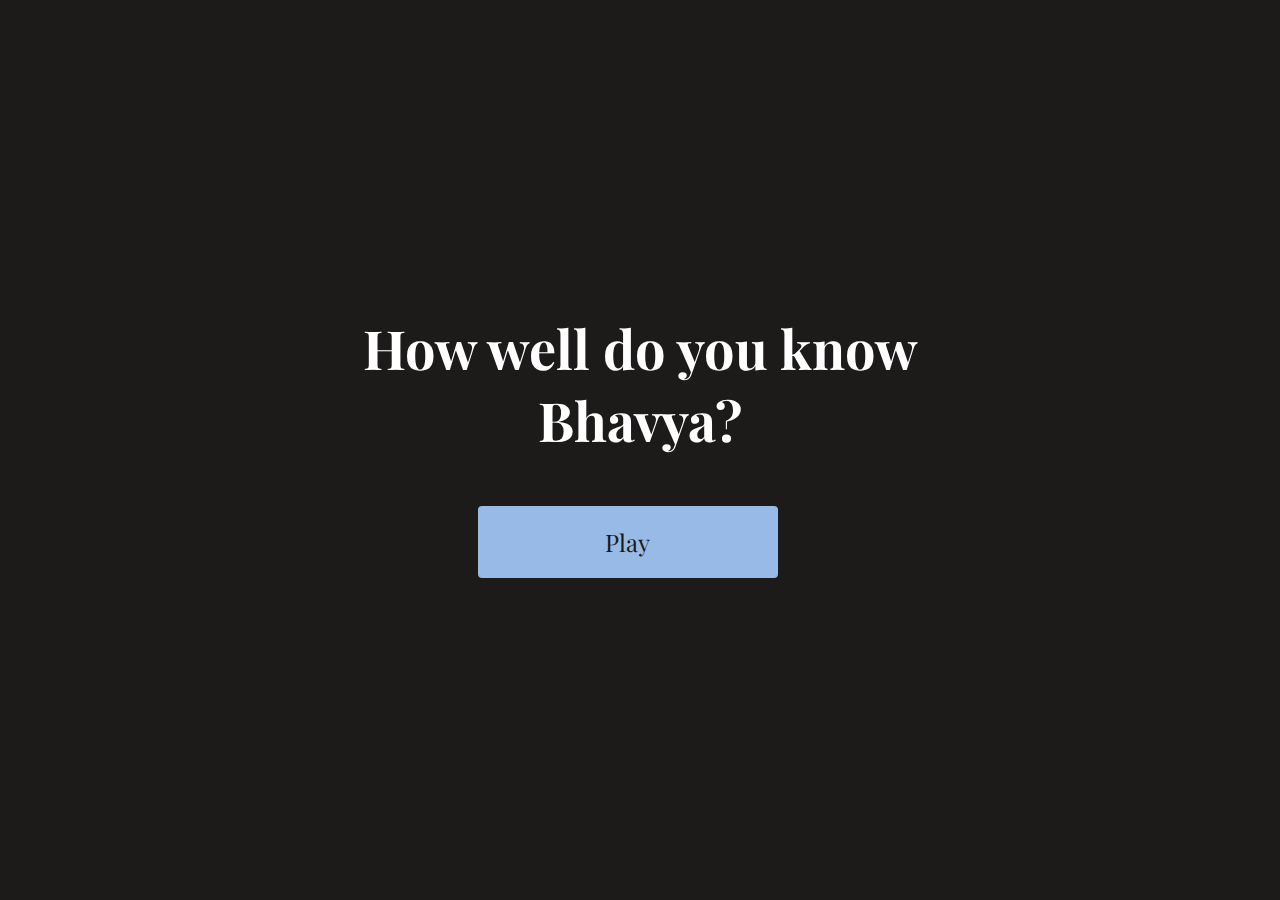
<file: index.html>
<!DOCTYPE html>
<html lang="en">
<head>
    <meta charset="UTF-8">
    <meta name="viewport" content="width=device-width, initial-scale=1.0">
    <title>Bhavya Quiz</title>
    <link rel="stylesheet" href="style.css">
    <link rel="stylesheet" href="https://use.fontawesome.com/releases/v5.13.1/css/all.css" integrity="sha384-xxzQGERXS00kBmZW/6qxqJPyxW3UR0BPsL4c8ILaIWXva5kFi7TxkIIaMiKtqV1Q" crossorigin="anonymous">
</head>
<body>
    <div class="container">
        <div id="home" class="flex-column flex-center">
            <h1>How well do you know Bhavya?</h1>
            <a href="game.html" class="btn">Play</a>
        </div>
    </div>
</body>
</html>
</file>
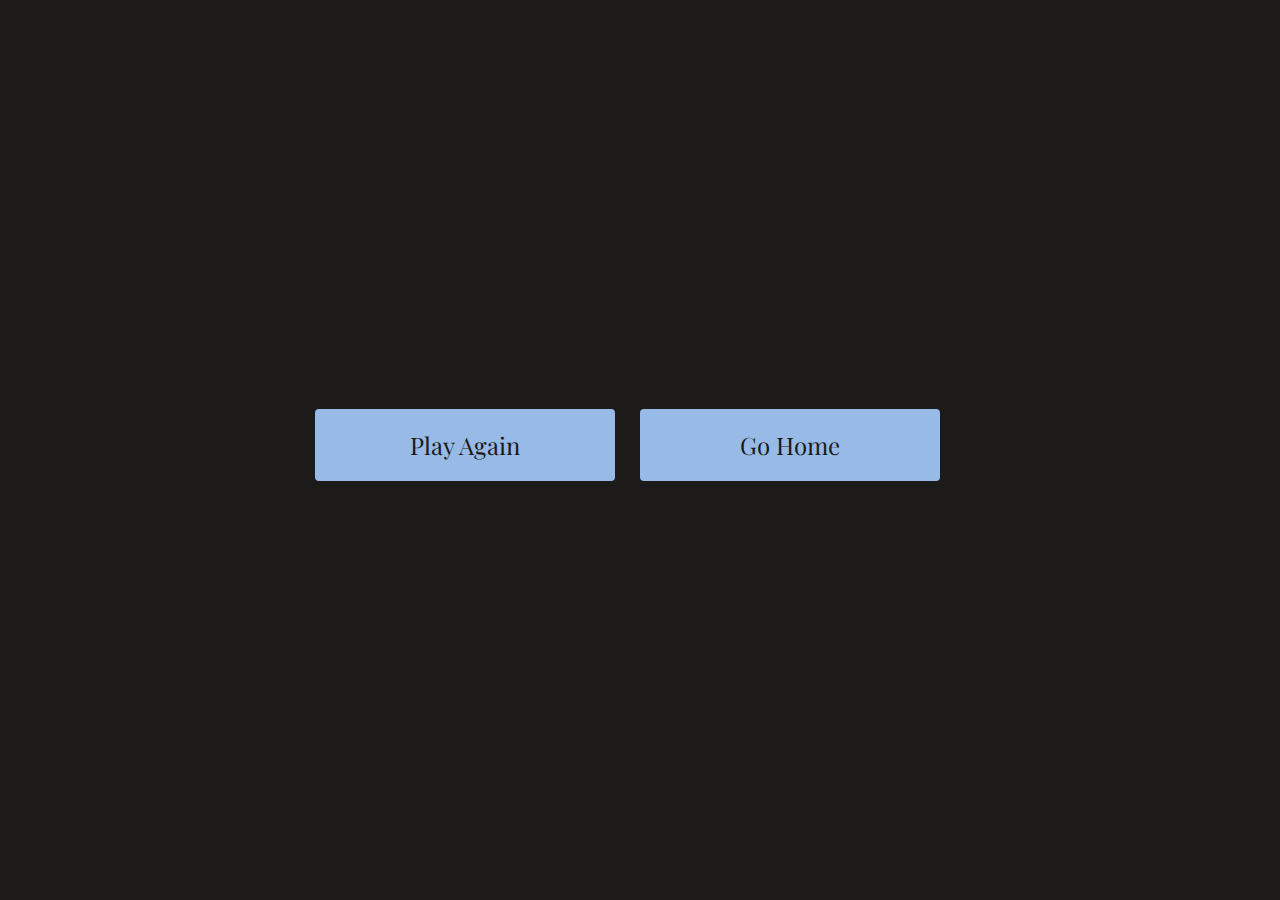
<file: end.html>
<!DOCTYPE html>
<html lang="en">
<head>
    <meta charset="UTF-8">
    <meta name="viewport" content="width=device-width, initial-scale=1.0">
    <title>Quiz</title>
    <link rel="stylesheet" href="style.css">
    <link rel="stylesheet" href="https://use.fontawesome.com/releases/v5.13.1/css/all.css" integrity="sha384-xxzQGERXS00kBmZW/6qxqJPyxW3UR0BPsL4c8ILaIWXva5kFi7TxkIIaMiKtqV1Q" crossorigin="anonymous">
</head>
<body>
    <div class="container">
        <!-- <div id="end" class="flex-center flex-column">
            <h1 id="finalScore">0</h1>
            <form class="end-form-container">
                <h2 id="end-text">Enter your name below to save your score!</h2>
                <input type="text" name="name" id="username" placeholder="Enter your name">
                <button class="btn" id="saveScoreBtn" type="submit" onclick="saveHighScore(event)" disabled>Save</button>
            </form> -->
            
            <a href="game.html" class="btn">Play Again</a>
            <a href="index.html" class="btn">Go Home<i class="fas fa-home"></i></a>
        </div>
    </div>
    <script src="end.js"></script>
</body>
</html>
</file>
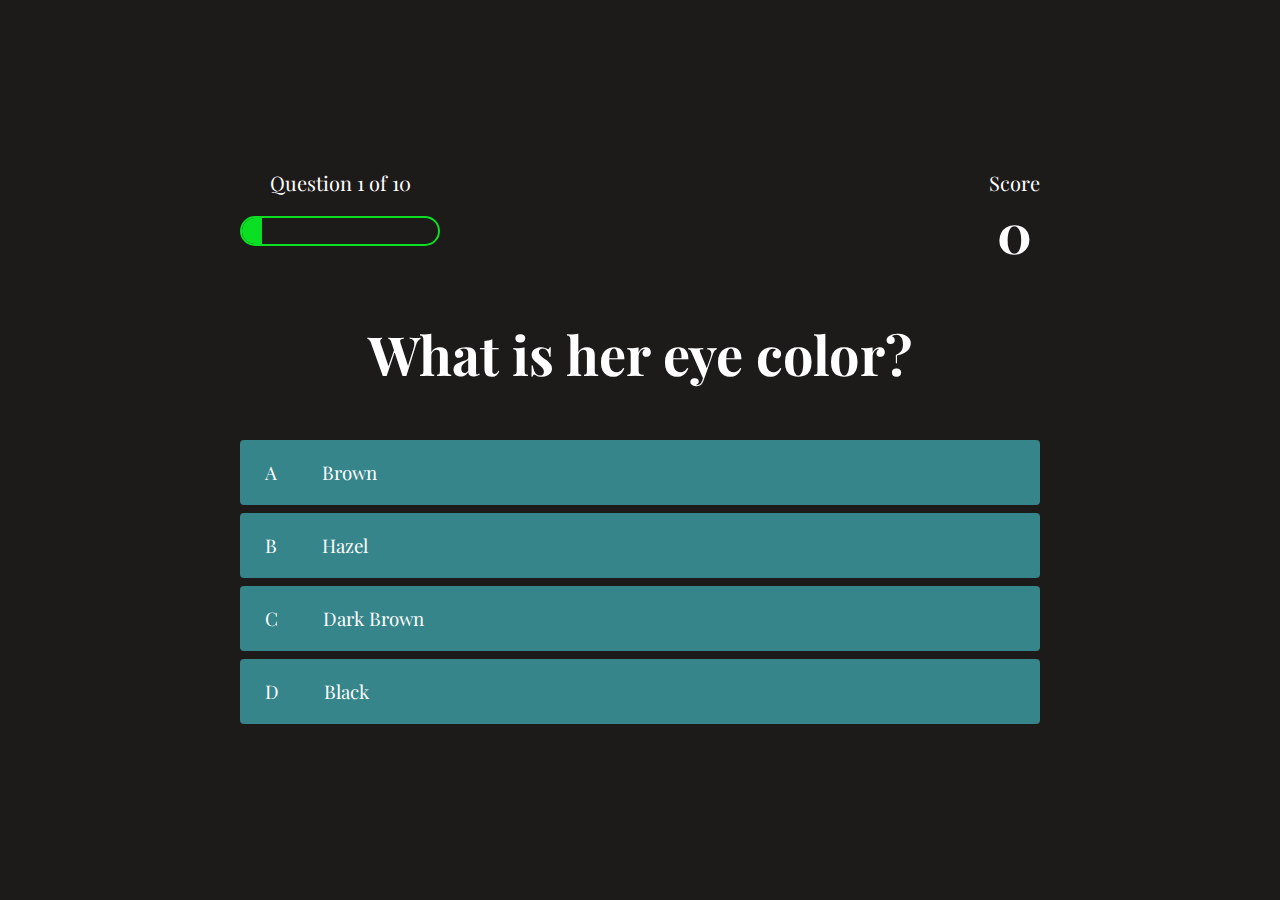
<file: game.html>
<!DOCTYPE html>
<html lang="en">
<head>
    <meta charset="UTF-8">
    <meta name="viewport" content="width=device-width, initial-scale=1.0">
    <title>Quiz</title>
    <link rel="stylesheet" href="style.css">
    <link rel="stylesheet" href="game.css">
</head>
<body>
    <div class="container">
        <div id="game" class="justify-center flex-column">
            <div id="hud">
                <div class="hud-item">
                    <p id="progressText" class="hud-prefix">
                        Question
                    </p>
                    <div id="progressBar">
                        <div id="progressBarFull"></div>
                    </div>
                </div>
                <div class="hud-item">
                    <p class="hud-prefix">
                        Score
                    </p>
                    <h1 class="hud-main-text" id="score">
                        0
                    </h1>
                </div>
            </div>
            <h1 id="question">What is the answer to this question</h1>
            <div class="choice-container">
                <p class="choice-prefix">A</p>
                <p class="choice-text" data-number="1">Choice</p>
            </div>
            <div class="choice-container">
                <p class="choice-prefix">B</p>
                <p class="choice-text" data-number="2">Choice 2</p>
            </div>
            <div class="choice-container">
                <p class="choice-prefix">C</p>
                <p class="choice-text" data-number="3">Choice 3</p>
            </div>
            <div class="choice-container">
                <p class="choice-prefix">D</p>
                <p class="choice-text" data-number="4">Choice 4</p>
            </div>
        </div>
    </div>
    <script src="game.js"></script>
</body>
</html>
</file>
<file: style.css>
@import url('https://fonts.googleapis.com/css2?family=Playfair+Display&display=swap');

:root {
    background-color: rgb(29, 26, 26)
}

* {
    box-sizing: border-box;
    margin: 0;
    padding: 0;
    font-size: 62.5%;
    /* font-family: 'Nova Square', cursive; */
    font-family: 'Playfair Display', serif;
}

h1 {
    font-size: 5.4rem;
    color: #fff;
    text-align: center;
    margin-bottom: 5rem;
}



h2 {
    font-size: 4.2rem;
    margin-bottom: 4rem;

}

.container {
    width: 100vw;
    height: 100vh;
    display: flex;
    justify-content: center;
    align-items: center;
    max-width: 80rem;
    margin: 0 auto;
    padding: 2rem;
}

.flex-column {
    display: flex;
    flex-direction: column;
}

.flex-center {
    justify-content: center;
    align-items: center;
}

.justify-center {
    justify-content: center;
}

.text-center {
    text-align: center;
}

.hidden {
    display: none;
}

.btn {
    font-size: 2.4rem;
    padding: 2rem 0;
    width: 30rem;
    text-align: center;
    margin-bottom: 1rem;
    margin-right: 2.5rem;
    text-decoration: none;
    color: rgb(28, 26, 26);
    background-color: #98BAE7;
    /* background: linear-gradient(90deg, rgb(18, 92, 255) 0%, rgb(0, 102, 255) 100%);
    background: linear-gradient(90deg, rgb(152, 186, 231) 100%); */
    border-radius: 4px;
}

.btn:hover {
    cursor: pointer;
    box-shadow: 0 0.4rem 1.4rem 0 rgba(8, 114, 244, 0.6);
    transition: transform 150ms;
    transform: scale(1.03);
}

.btn[disabled]:hover {
    cursor: not-allowed;
    box-shadow: none;
    transform: none;
}

#highscore-btn {
    background: linear-gradient(90deg, rgb(255, 247, 9) 0%, rgb(240, 221, 6) 100%);
}

#highscore-btn:hover {
    box-shadow: 0 0.4rem 1.4rem 0 rgba(255,255,0,0.5)
}

.fa-crown {
    font-size: 2.5rem;
    margin-left: 1rem;
}

/* End Page CSS */
.end-form-container {
    width: 100%;
    display: flex;
    flex-direction: column;
    align-items: center;
    max-width: 30rem;
}

/* input {
    margin-bottom: 1rem;
    width: 20rem;
    padding: 1.5rem;
    font-size: 1.8rem;
    border: none;
    box-shadow: 0 0.1rem 1.4rem 0 rgba(86, 185, 235, 0.5);
}

input::placeholder {
    color: #aaa;
}

#username {
    margin-bottom: 3rem;
    width: 100%;
    outline: none;
}

#end-text {
    font-size: 2.4rem;
    color: #fff;
    text-align: center;
}

#saveScoreBtn {
    border: none;
}

.fa-home {
    margin-left: 1rem;
    font-size: 2rem;
    color: rgb(28, 26, 26)
} */
</file>
<file: game.css>
body {
    color: white;
}

.choice-container {
    display: flex;
    margin-bottom: 0.8rem;
    width: 100%;
    border-radius: 4px;
    /* background: rgb(18, 93, 255); */
    background: #35858B;
    font-size: 3rem;
    min-width: 80rem;
}

.choice-container:hover {
    cursor: pointer;
    /* box-shadow: 0 0.4rem 1.4rem 0 rgba(6, 103, 247, 0.5); */
    /* box-shadow: 0 0.4rem 1.4rem 0 powderblue; */
    transform: scale(1.02);
    transform: transform 100ms;
}

.choice-prefix {
    padding: 2rem 2.5rem;
    color: white;
}

.choice-text {
    padding: 2rem;
    width: 100%;
}

.correct {
    background: linear-gradient(32deg, rgba(11, 223, 36) 0%, rgb(41, 232, 111) 100%);
}

.incorrect {
    background: linear-gradient(32deg, rgba(230, 29, 29, 1) 0%, rgb(224, 11, 11, 1) 100%);
}

/* Heads up Display */
#hud {
    display: flex;
    justify-content: space-between;
}

.hud-prefix {
    text-align: center;
    font-size: 2rem;
}

.hud-main-text {
    text-align: center;
}

#progressBar {
    width: 20rem;
    height: 3rem;
    border: 0.2rem solid rgb(11,223,36);
    margin-top: 2rem;
    border-radius: 50px;
    overflow: hidden;
}

#progressBarFull {
    height: 100%;
    background: rgb(11,223,36);
    width: 0%;
}

@media screen and (max-width: 768px) {
    .choice-container {
        min-width: 40rem;
    }
}
</file>
